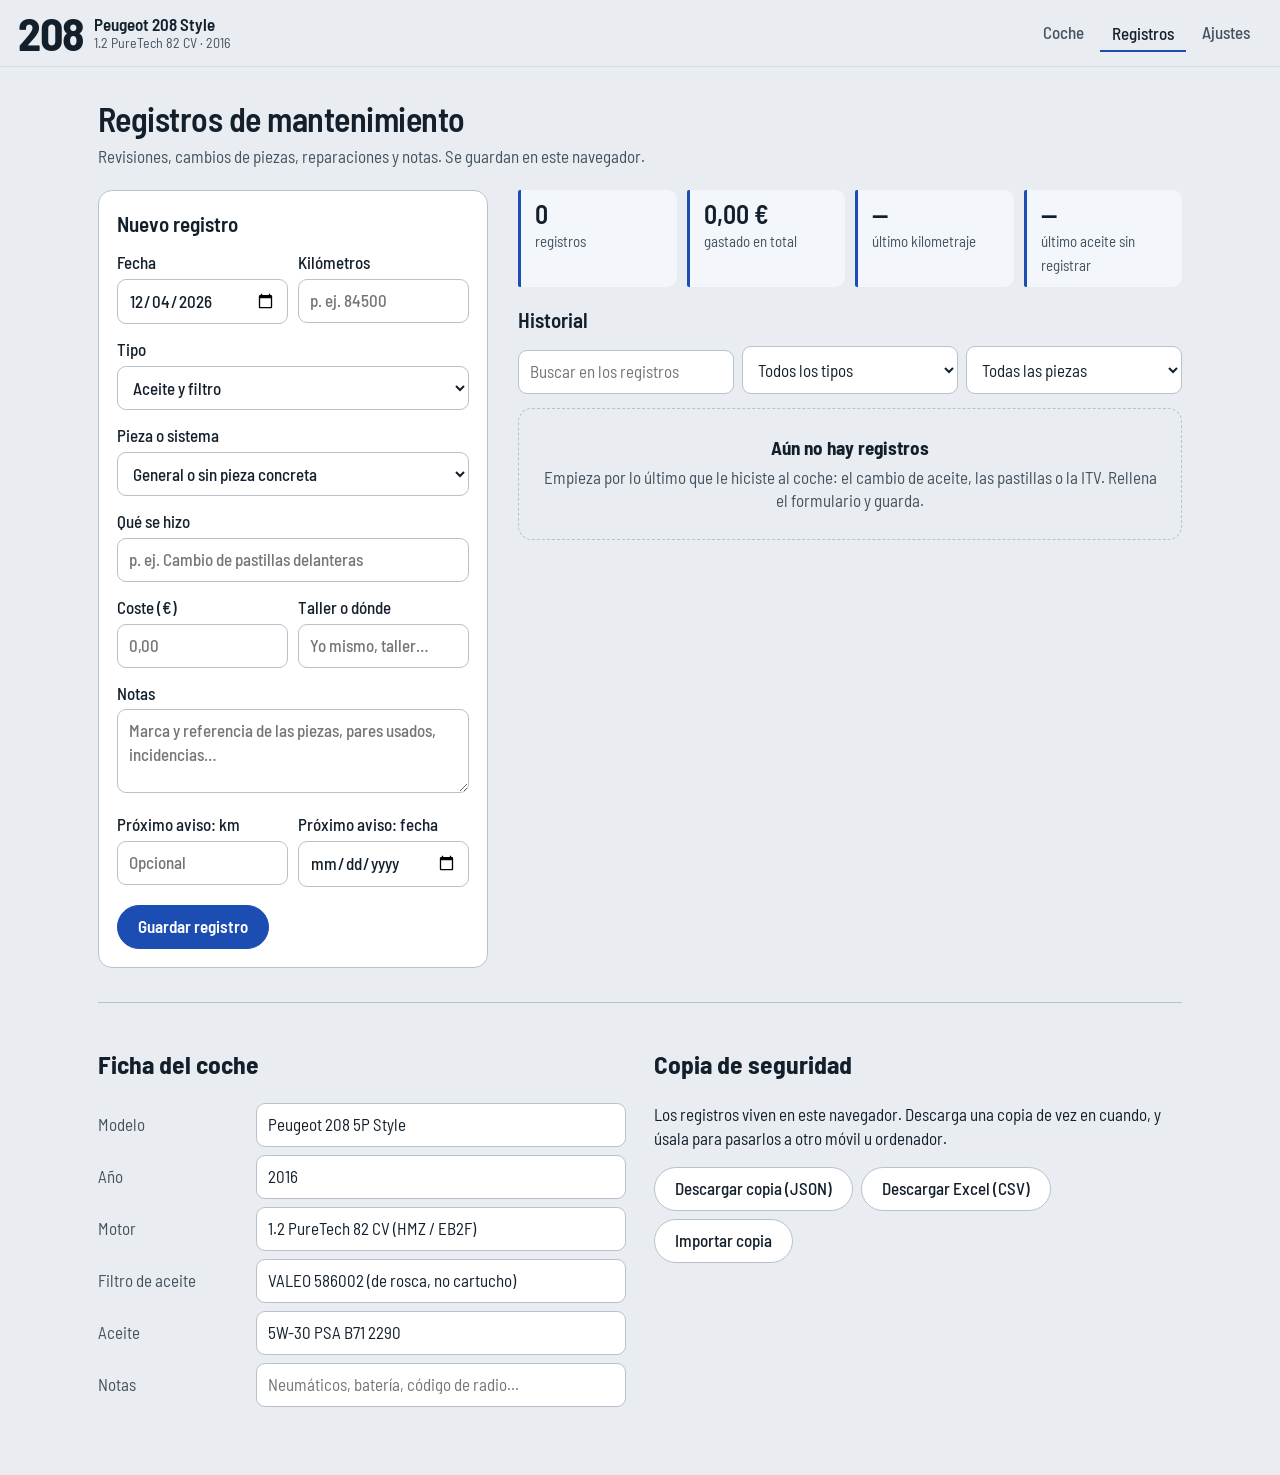
<file: mantenimiento.html>
<!doctype html>
<html lang="es">
<head>
<meta charset="utf-8">
<meta name="viewport" content="width=device-width, initial-scale=1, viewport-fit=cover">
<title>Registros · Peugeot 208</title>
<meta name="theme-color" content="#e9edf1">
<link rel="preconnect" href="https://fonts.googleapis.com">
<link rel="preconnect" href="https://fonts.gstatic.com" crossorigin>
<link href="https://fonts.googleapis.com/css2?family=Barlow+Semi+Condensed:wght@400;500;600;700&display=swap" rel="stylesheet">
<link rel="stylesheet" href="css/style.css">
</head>
<body>
<header class="top">
  <a class="brand" href="./" aria-label="Inicio">
    <span class="num">208</span>
    <span class="brand-txt"><strong>Peugeot 208 Style</strong><small>1.2 PureTech 82 CV · 2016</small></span>
  </a>
  <nav class="nav" aria-label="Principal">
    <a href="./">Coche</a>
    <a href="mantenimiento.html" aria-current="page">Registros</a>
    <button type="button" id="btn-ajustes">Ajustes</button>
  </nav>
</header>

<main class="wrap">
  <h1>Registros de mantenimiento</h1>
  <p class="sub" id="sub">Revisiones, cambios de piezas, reparaciones y notas. Se guardan en este navegador.</p>

  <div class="cols">
    <form class="form" id="form" autocomplete="off">
      <h2 id="form-titulo">Nuevo registro</h2>
      <div class="row2">
        <label>Fecha <input type="date" id="f-fecha" required></label>
        <label>Kilómetros <input type="number" id="f-km" inputmode="numeric" min="0" step="1" placeholder="p. ej. 84500"></label>
      </div>
      <label>Tipo
        <select id="f-tipo"></select>
      </label>
      <label>Pieza o sistema
        <select id="f-pieza"></select>
      </label>
      <label>Qué se hizo <input type="text" id="f-titulo" required maxlength="120" placeholder="p. ej. Cambio de pastillas delanteras"></label>
      <div class="row2">
        <label>Coste (€) <input type="number" id="f-coste" inputmode="decimal" min="0" step="0.01" placeholder="0,00"></label>
        <label>Taller o dónde <input type="text" id="f-taller" maxlength="80" placeholder="Yo mismo, taller…"></label>
      </div>
      <label>Notas <textarea id="f-notas" placeholder="Marca y referencia de las piezas, pares usados, incidencias…"></textarea></label>
      <div class="row2">
        <label>Próximo aviso: km <input type="number" id="f-pkm" inputmode="numeric" min="0" step="1" placeholder="Opcional"></label>
        <label>Próximo aviso: fecha <input type="date" id="f-pfecha"></label>
      </div>
      <div class="acciones">
        <button class="btn" type="submit" id="f-guardar">Guardar registro</button>
        <button class="btn sec" type="button" id="f-cancelar" hidden>Cancelar edición</button>
      </div>
    </form>

    <section class="col" aria-labelledby="h-lista">
      <div class="resumen" id="resumen"></div>
      <div id="avisos-wrap" hidden>
        <h2>Próximos avisos</h2>
        <ul class="avisos" id="avisos"></ul>
      </div>
      <h2 id="h-lista">Historial</h2>
      <div class="filtros">
        <input type="text" id="q" placeholder="Buscar en los registros" aria-label="Buscar">
        <select id="fl-tipo" aria-label="Filtrar por tipo"></select>
        <select id="fl-pieza" aria-label="Filtrar por pieza"></select>
      </div>
      <ul class="linea" id="lista"></ul>
    </section>
  </div>

  <div class="pie-datos">
    <section class="ficha">
      <h2>Ficha del coche</h2>
      <div class="f"><label for="fi-modelo">Modelo</label><input type="text" id="fi-modelo"></div>
      <div class="f"><label for="fi-anio">Año</label><input type="text" id="fi-anio"></div>
      <div class="f"><label for="fi-motor">Motor</label><input type="text" id="fi-motor"></div>
      <div class="f"><label for="fi-filtro">Filtro de aceite</label><input type="text" id="fi-filtro"></div>
      <div class="f"><label for="fi-aceite">Aceite</label><input type="text" id="fi-aceite"></div>
      <div class="f"><label for="fi-notas">Notas</label><input type="text" id="fi-notas" placeholder="Neumáticos, batería, código de radio…"></div>
    </section>
    <section>
      <h2>Copia de seguridad</h2>
      <p class="sub" style="margin-top:0">Los registros viven en este navegador. Descarga una copia de vez en cuando, y úsala para pasarlos a otro móvil u ordenador.</p>
      <div class="btns">
        <button class="btn sec" type="button" id="b-json">Descargar copia (JSON)</button>
        <button class="btn sec" type="button" id="b-csv">Descargar Excel (CSV)</button>
        <button class="btn sec" type="button" id="b-importar">Importar copia</button>
        <input type="file" id="b-file" accept="application/json,.json" hidden>
      </div>
    </section>
  </div>
</main>

<dialog id="dlg-ajustes">
  <form method="dialog">
    <h2>Ajustes</h2>
    <label>Dirección del PDF del manual
      <input id="aj-url" type="url" placeholder="https://…/manual.pdf">
      <small>Opcional. Si la pones, cada referencia tendrá un botón «Abrir» que salta a la página. Si no, usa «Copiar» y busca esa página en tu PDF.</small>
    </label>
    <label>Color de la carrocería
      <input id="aj-color" type="color" value="#9aa5b1">
    </label>
    <p class="credito">Modelo 3D «Peugeot 208 2017» de <a href="https://sketchfab.com/3d-models/peugeot-208-2017-b2ae9e143690430e9483f1190ae8ce6c" target="_blank" rel="noopener">luizantonix</a> (Sketchfab), licencia <a href="https://creativecommons.org/licenses/by-nc-sa/4.0/" target="_blank" rel="noopener">CC BY-NC-SA 4.0</a>. Texturas reducidas y modelo adaptado a esta web.</p>
    <menu>
      <button id="aj-cerrar" class="btn sec">Cancelar</button>
      <button id="aj-guardar" class="btn">Guardar ajustes</button>
    </menu>
  </form>
</dialog>
<script type="module" src="js/maint.js"></script>
</body>
</html>
</file>
<file: css/style.css>
:root {
  --stage-1: #eceff2; --stage-2: #c3cbd3;
  --ink: #13202c; --ink-2: #44525f; --ink-3: #66747f;
  --line: #b8c2cc; --line-soft: #d5dce3;
  --paper: rgba(250, 251, 252, 0.93); --solid: #f7f9fb; --page: #e9edf1;
  --cobalt: #1b4db3; --cobalt-d: #123786; --cobalt-tint: #e1e9f8;
  --amber: #85500a; --amber-bg: #fff0d2; --amber-line: #e3b56a;
  --danger: #a4262c;
  --rail-h: 64px;
  font-family: 'Barlow Semi Condensed', 'Barlow', system-ui, -apple-system, 'Segoe UI', sans-serif;
  color: var(--ink);
  font-size: 17px;
  line-height: 1.4;
}
* { box-sizing: border-box; }
html, body { margin: 0; height: 100%; }
body { background: var(--page); }
button, input, select, textarea { font: inherit; color: inherit; }
a { color: var(--cobalt); }
:focus-visible { outline: 3px solid var(--cobalt); outline-offset: 2px; border-radius: 6px; }
[hidden] { display: none !important; }

/* ───────────── cabecera ───────────── */
.top {
  position: fixed; inset: 0 0 auto 0; z-index: 20;
  display: flex; align-items: center; justify-content: space-between; gap: 12px;
  padding: max(10px, env(safe-area-inset-top)) 18px 10px 18px;
  pointer-events: none;
}
.top > * { pointer-events: auto; }
.brand { display: flex; align-items: center; gap: 10px; text-decoration: none; color: var(--ink); }
.brand .num { font-size: 46px; font-weight: 700; letter-spacing: -0.03em; line-height: 1; font-variant-numeric: lining-nums; }
.brand-txt { display: flex; flex-direction: column; line-height: 1.15; }
.brand-txt strong { font-size: 17px; font-weight: 600; }
.brand-txt small { font-size: 14px; color: var(--ink-2); }
.nav { display: flex; align-items: center; gap: 4px; }
.nav a, .nav button {
  background: none; border: 0; padding: 8px 12px; border-radius: 999px; cursor: pointer;
  text-decoration: none; color: var(--ink-2); font-weight: 500;
}
.nav a:hover, .nav button:hover { background: rgba(255, 255, 255, 0.6); color: var(--ink); }
.nav a[aria-current='page'] { color: var(--ink); box-shadow: inset 0 -2px 0 var(--cobalt); border-radius: 0; padding-bottom: 6px; }
body:not(.home) .top { position: sticky; background: var(--page); border-bottom: 1px solid var(--line-soft); }

/* ───────────── escenario 3D ───────────── */
body.home { overflow: hidden; background: radial-gradient(120% 90% at 50% 38%, var(--stage-1) 0%, #d9dfe5 55%, var(--stage-2) 100%); }
.stage { position: fixed; inset: 0; }
#gl { position: absolute; inset: 0; width: 100%; height: 100%; display: block; touch-action: none; cursor: grab; }
#gl:active { cursor: grabbing; }
#pins { position: absolute; inset: 0; pointer-events: none; overflow: hidden; }
.hint {
  position: absolute; left: 0; right: 0; bottom: calc(var(--rail-h) + 22px + env(safe-area-inset-bottom));
  margin: 0; text-align: center; color: var(--ink-2); font-size: 16px; padding: 0 24px; pointer-events: none;
}

.pin { position: absolute; left: 0; top: 0; width: 0; height: 0; padding: 0; border: 0; background: none; pointer-events: auto; cursor: pointer; overflow: visible; }
.pin::before { content: ''; position: absolute; left: -22px; top: -22px; width: 44px; height: 44px; }   /* zona táctil */
.pin .dot {
  position: absolute; left: -8px; top: -8px; width: 16px; height: 16px; border-radius: 50%;
  background: var(--cobalt); border: 2px solid #fff; box-shadow: 0 1px 4px rgba(10, 25, 45, 0.45);
  transition: transform 0.2s ease;
}
.pin .lbl {
  position: absolute; left: 14px; top: -13px; white-space: nowrap; font-size: 15px; font-weight: 500; line-height: 1;
  background: var(--paper); border: 1px solid var(--line); border-radius: 999px; padding: 6px 10px 7px; color: var(--ink);
  box-shadow: 0 1px 3px rgba(10, 25, 45, 0.12);
}
.pin.izq .lbl { left: auto; right: 14px; }
.pin:hover .dot, .pin:focus-visible .dot { transform: scale(1.3); }
.pin.vacio .dot { background: var(--amber-bg); border-color: var(--amber); box-shadow: 0 0 0 1px #fff, 0 1px 4px rgba(10, 25, 45, 0.35); }
.pin.on .dot { transform: scale(1.45); box-shadow: 0 0 0 4px rgba(27, 77, 179, 0.28), 0 1px 4px rgba(10, 25, 45, 0.45); }
.pin.on .lbl { background: var(--cobalt); color: #fff; border-color: var(--cobalt); }

/* ───────────── barra de zonas ───────────── */
.rail {
  position: fixed; left: 0; right: 0; bottom: 0; z-index: 20; height: calc(var(--rail-h) + env(safe-area-inset-bottom));
  padding: 10px 16px env(safe-area-inset-bottom) 16px; display: flex; gap: 8px; align-items: flex-start;
  overflow-x: auto; scrollbar-width: none; -webkit-overflow-scrolling: touch;
}
.rail::-webkit-scrollbar { display: none; }
.tag:first-child { margin-left: auto; }
.tag:last-child { margin-right: auto; }
.tag {
  flex: none; min-height: 44px; padding: 0 15px; border-radius: 999px; cursor: pointer; font-weight: 500;
  background: var(--paper); border: 1px solid var(--line); color: var(--ink);
  transition: background 0.18s, color 0.18s, border-color 0.18s;
}
.tag:hover { border-color: var(--cobalt); }
.tag.on { background: var(--cobalt); border-color: var(--cobalt); color: #fff; }

/* ───────────── panel de información ───────────── */
.panel {
  position: fixed; z-index: 15; right: 16px; top: 84px; bottom: calc(var(--rail-h) + 16px + env(safe-area-inset-bottom)); width: 372px;
  background: var(--paper); border: 1px solid var(--line); border-radius: 16px; padding: 16px 18px 18px;
  overflow-y: auto; backdrop-filter: blur(10px); -webkit-backdrop-filter: blur(10px);
  box-shadow: 0 8px 30px rgba(15, 30, 50, 0.16);
  animation: sube 0.28s ease both;
}
@keyframes sube { from { opacity: 0; transform: translateY(10px); } to { opacity: 1; transform: none; } }
@media (prefers-reduced-motion: reduce) { .panel { animation: none; } * { transition: none !important; } }
@media (max-width: 899px) {
  .panel { left: 10px; right: 10px; top: auto; width: auto; max-height: 46vh; bottom: calc(var(--rail-h) + 8px + env(safe-area-inset-bottom)); }
  .brand .num { font-size: 38px; }
  .brand-txt small { display: none; }
}
@media (max-width: 600px) { .pin:not(.on) .lbl { display: none; } .pin .dot { width: 20px; height: 20px; left: -10px; top: -10px; } .brand-txt { display: none; } .top { padding-left: 14px; padding-right: 8px; } .nav a, .nav button { padding: 8px 10px; } }
.ph { display: flex; align-items: flex-start; justify-content: space-between; gap: 8px; margin-bottom: 8px; }
.crumbs { display: flex; flex-wrap: wrap; align-items: center; gap: 2px 4px; font-size: 15px; }
.crumb { background: none; border: 0; padding: 2px 4px; color: var(--ink-2); cursor: pointer; border-radius: 6px; }
.crumb:hover { color: var(--cobalt); background: var(--cobalt-tint); }
.crumb:last-child { color: var(--ink); font-weight: 600; }
.sep { color: var(--ink-3); }
.x { flex: none; width: 34px; height: 34px; border-radius: 50%; border: 1px solid var(--line); background: #fff; font-size: 22px; line-height: 1; cursor: pointer; color: var(--ink-2); }
.x:hover { color: var(--ink); border-color: var(--ink-2); }
.panel h2 { margin: 4px 0 4px; font-size: 26px; line-height: 1.12; font-weight: 600; letter-spacing: -0.01em; }
.panel h3 { margin: 18px 0 8px; font-size: 17px; font-weight: 600; }
.lead { margin: 0 0 6px; color: var(--ink-2); }
.datos { margin: 12px 0 0; padding: 10px 12px; background: #fff; border: 1px solid var(--line-soft); border-radius: 10px; }
.datos div { display: flex; justify-content: space-between; gap: 14px; padding: 5px 0; border-bottom: 1px solid var(--line-soft); }
.datos div:last-child { border-bottom: 0; }
.datos dt { color: var(--ink-2); }
.datos dd { margin: 0; text-align: right; font-weight: 600; font-variant-numeric: tabular-nums; }
.refs, .lista { list-style: none; margin: 0; padding: 0; }
.ref { display: grid; grid-template-columns: auto 1fr; gap: 4px 12px; padding: 10px 0; border-bottom: 1px solid var(--line-soft); align-items: start; }
.ref:last-child { border-bottom: 0; }
.pg { grid-row: span 2; background: var(--cobalt-tint); color: var(--cobalt-d); font-weight: 700; font-variant-numeric: tabular-nums; border-radius: 8px; padding: 4px 9px; white-space: nowrap; font-size: 16px; }
.rt strong { display: block; font-weight: 500; }
.rt small { display: block; color: var(--ink-3); font-size: 14px; margin-top: 1px; }
.ra { display: flex; gap: 6px; }
.mini { font-size: 14px; padding: 4px 10px; border-radius: 999px; border: 1px solid var(--line); background: #fff; color: var(--ink); cursor: pointer; text-decoration: none; }
.mini:hover { border-color: var(--cobalt); color: var(--cobalt); }
.nota { margin: 8px 0 0; font-size: 14px; color: var(--ink-3); }
.sininfo { margin-top: 14px; padding: 12px 14px; background: var(--amber-bg); border-left: 4px solid var(--amber-line); border-radius: 4px 10px 10px 4px; color: var(--amber); }
.sininfo p { margin: 2px 0 0; font-size: 15px; }
.fila { width: 100%; display: flex; justify-content: space-between; align-items: center; gap: 10px; text-align: left; background: #fff; border: 1px solid var(--line-soft); border-radius: 10px; padding: 10px 12px; margin-bottom: 6px; cursor: pointer; }
.fila:hover { border-color: var(--cobalt); }
.fila small { color: var(--ink-3); white-space: nowrap; }
.fila small.sin { color: var(--amber); }
.pie { margin-top: 16px; padding-top: 12px; border-top: 1px solid var(--line-soft); }
.enlace { font-weight: 500; }

/* ───────────── diálogo y avisos ───────────── */
dialog { border: 1px solid var(--line); border-radius: 16px; padding: 22px; width: min(440px, calc(100vw - 28px)); background: var(--solid); color: var(--ink); box-shadow: 0 20px 60px rgba(10, 25, 45, 0.3); }
dialog::backdrop { background: rgba(15, 30, 45, 0.4); }
dialog h2 { margin: 0 0 12px; font-size: 24px; }
dialog label, .form label { display: block; margin-bottom: 14px; font-weight: 500; }
dialog small, .form small { display: block; font-weight: 400; color: var(--ink-3); font-size: 14px; margin-top: 3px; }
dialog menu { display: flex; justify-content: flex-end; gap: 8px; padding: 0; margin: 8px 0 0; }
input[type='text'], input[type='url'], input[type='number'], input[type='date'], select, textarea {
  width: 100%; margin-top: 4px; padding: 9px 11px; border: 1px solid var(--line); border-radius: 9px; background: #fff; min-height: 44px;
}
textarea { min-height: 84px; resize: vertical; }
input[type='color'] { display: block; margin-top: 4px; width: 64px; height: 44px; padding: 2px; border: 1px solid var(--line); border-radius: 9px; background: #fff; }
.btn { min-height: 44px; padding: 0 20px; border-radius: 999px; border: 1px solid var(--cobalt); background: var(--cobalt); color: #fff; font-weight: 600; cursor: pointer; }
.btn:hover { background: var(--cobalt-d); }
.btn.sec { background: #fff; color: var(--ink); border-color: var(--line); font-weight: 500; }
.btn.sec:hover { border-color: var(--ink-2); background: #fff; }
.btn.danger { background: #fff; border-color: #d9a9ac; color: var(--danger); }
#toast { position: fixed; left: 50%; bottom: calc(var(--rail-h) + 70px); transform: translate(-50%, 10px); background: var(--ink); color: #fff; padding: 10px 16px; border-radius: 999px; opacity: 0; pointer-events: none; transition: opacity 0.2s, transform 0.2s; z-index: 40; max-width: calc(100vw - 32px); font-size: 15px; }
#toast.on { opacity: 1; transform: translate(-50%, 0); }
body:not(.home) #toast { bottom: 24px; }
.noscript { position: fixed; inset: 40% 0 auto; text-align: center; }

/* ───────────── página de registros ───────────── */
.wrap { max-width: 1120px; margin: 0 auto; padding: 22px 18px 60px; }
.wrap > h1 { margin: 6px 0 2px; font-size: 34px; font-weight: 600; letter-spacing: -0.015em; }
.wrap > .sub { margin: 0 0 22px; color: var(--ink-2); }
.cols { display: grid; grid-template-columns: 390px 1fr; gap: 30px; align-items: start; }
@media (max-width: 900px) { .cols { grid-template-columns: 1fr; gap: 22px; } }
.form { background: #fff; border: 1px solid var(--line); border-radius: 14px; padding: 18px; position: sticky; top: 82px; }
@media (max-width: 900px) { .form { position: static; } }
.form h2, .col h2 { margin: 0 0 12px; font-size: 21px; font-weight: 600; }
.row2 { display: grid; grid-template-columns: 1fr 1fr; gap: 10px; }
.form .acciones { display: flex; gap: 8px; flex-wrap: wrap; margin-top: 4px; }
.resumen { display: grid; grid-template-columns: repeat(auto-fit, minmax(150px, 1fr)); gap: 10px; margin-bottom: 18px; }
.dato { padding: 10px 14px; border-left: 3px solid var(--cobalt); background: #f3f6fa; border-radius: 2px 10px 10px 2px; }
.dato b { display: block; font-size: 26px; line-height: 1.1; font-weight: 600; font-variant-numeric: tabular-nums; }
.dato span { color: var(--ink-2); font-size: 15px; }
.avisos { margin: 0 0 20px; padding: 0; list-style: none; }
.avisos li { display: flex; gap: 10px; align-items: baseline; padding: 8px 12px; margin-bottom: 6px; background: #fff; border: 1px solid var(--line-soft); border-radius: 10px; }
.avisos .venc { color: var(--danger); font-weight: 600; }
.filtros { display: flex; flex-wrap: wrap; gap: 8px; margin-bottom: 14px; }
.filtros > * { flex: 1 1 150px; margin-top: 0; }
.linea { list-style: none; margin: 0; padding: 0; }
.reg { display: grid; grid-template-columns: 92px 1fr auto; gap: 4px 14px; padding: 14px 0; border-top: 1px solid var(--line); }
.reg:last-child { border-bottom: 1px solid var(--line); }
.reg .fecha { font-weight: 600; font-variant-numeric: tabular-nums; line-height: 1.2; }
.reg .fecha small { display: block; font-weight: 400; color: var(--ink-3); font-size: 14px; }
.reg h3 { margin: 0; font-size: 18px; font-weight: 600; }
.chips { display: flex; flex-wrap: wrap; gap: 6px; margin: 4px 0; }
.chip { font-size: 14px; padding: 2px 9px; border-radius: 999px; background: var(--cobalt-tint); color: var(--cobalt-d); text-decoration: none; }
.chip.g { background: #e5e9ed; color: var(--ink-2); }
.reg p { margin: 4px 0 0; color: var(--ink-2); white-space: pre-wrap; }
.reg .coste { font-weight: 600; font-variant-numeric: tabular-nums; text-align: right; }
.reg .acc { grid-column: 3; display: flex; gap: 6px; justify-content: flex-end; }
@media (max-width: 560px) { .reg { grid-template-columns: 1fr auto; } .reg .fecha { grid-column: 1 / -1; } .reg .acc { grid-column: 1 / -1; justify-content: flex-start; } }
.vacio-lista { padding: 26px 18px; text-align: center; border: 1.5px dashed var(--line); border-radius: 14px; color: var(--ink-2); }
.vacio-lista strong { display: block; color: var(--ink); font-size: 19px; margin-bottom: 4px; }
.pie-datos { margin-top: 34px; padding-top: 22px; border-top: 1px solid var(--line); display: grid; grid-template-columns: 1fr 1fr; gap: 28px; }
@media (max-width: 900px) { .pie-datos { grid-template-columns: 1fr; } }
.pie-datos .btns { display: flex; flex-wrap: wrap; gap: 8px; }
.ficha dl { margin: 0; }
.ficha .f { display: grid; grid-template-columns: 150px 1fr; gap: 8px; align-items: center; margin-bottom: 8px; }
.ficha label { margin: 0; font-weight: 400; color: var(--ink-2); }
.ficha input { margin-top: 0; }
@media (max-width: 560px) { .ficha .f { grid-template-columns: 1fr; gap: 2px; } }

.carga { position: fixed; left: 50%; top: 84px; transform: translateX(-50%); margin: 0; padding: 6px 14px; border-radius: 999px; background: var(--paper); border: 1px solid var(--line); font-size: 15px; color: var(--ink-2); z-index: 18; }

.credito { margin: 6px 0 12px; font-size: 14px; color: var(--ink-3); }
</file>
